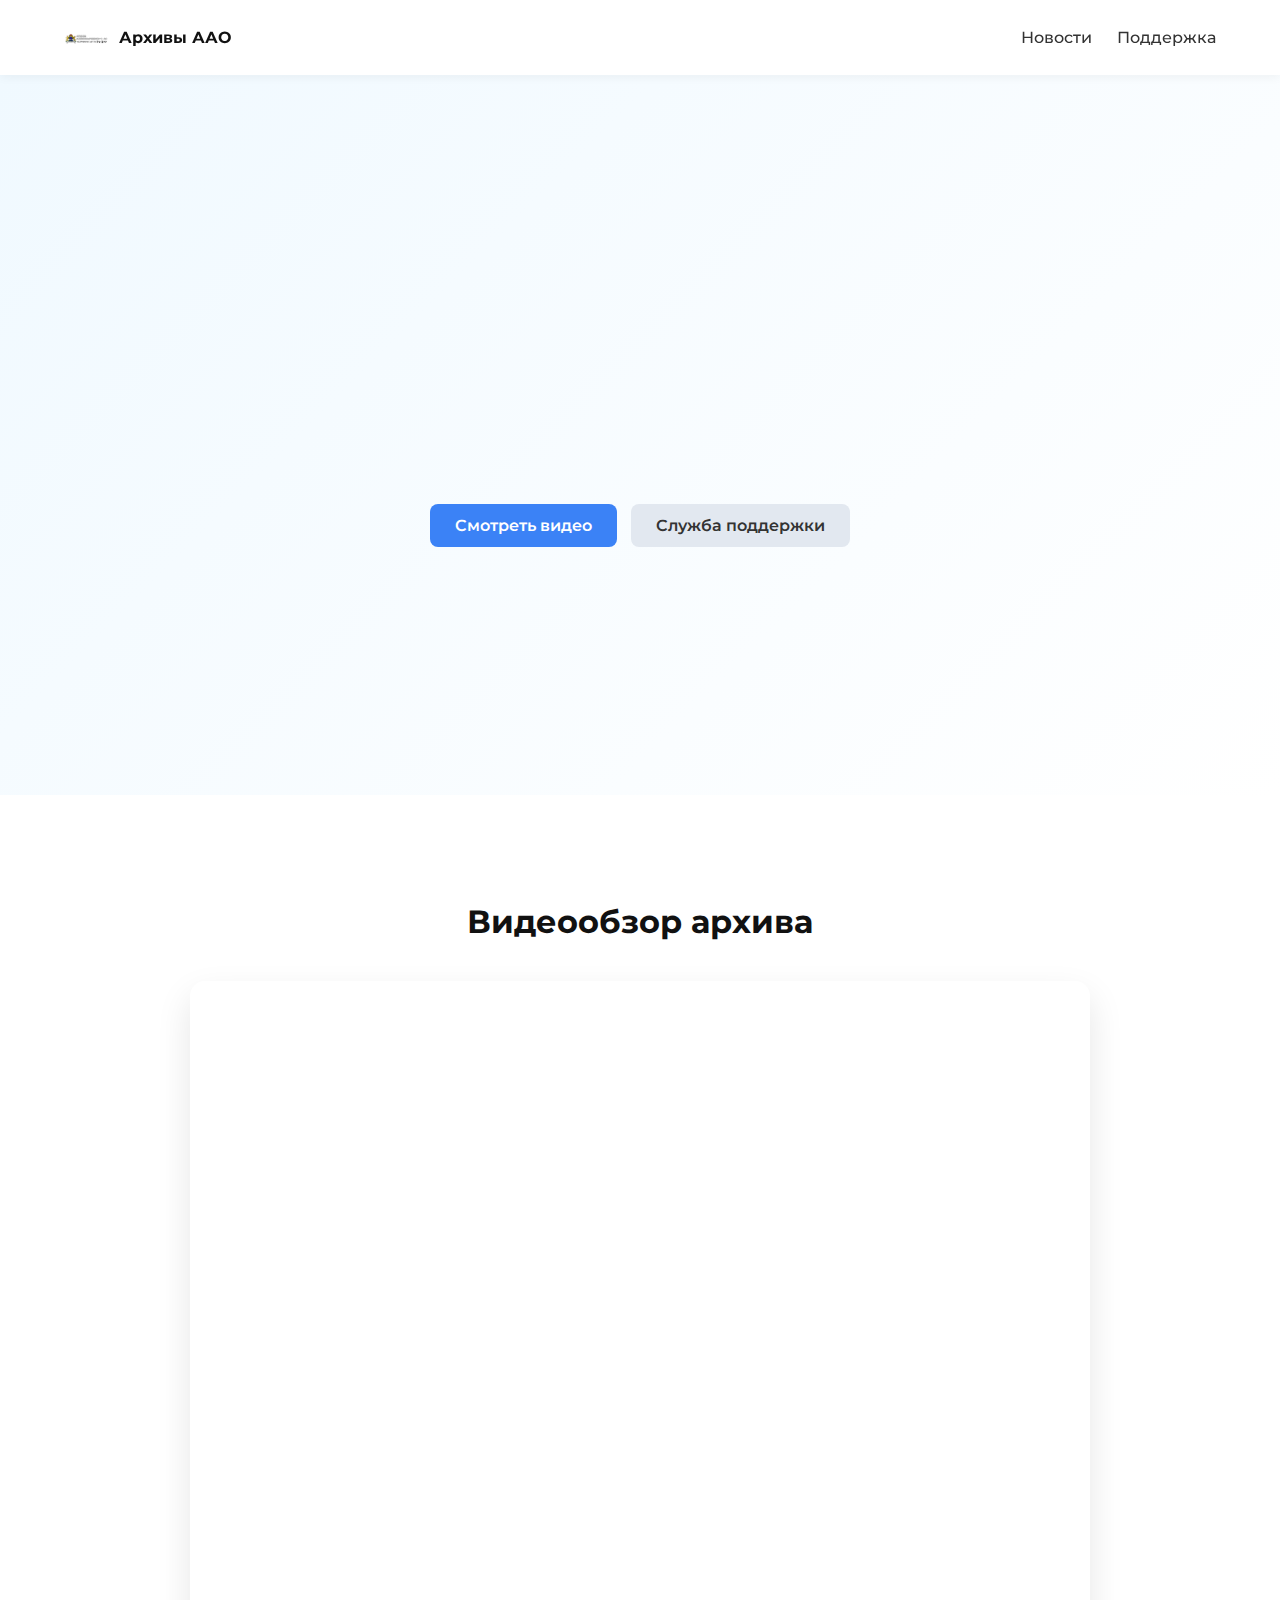
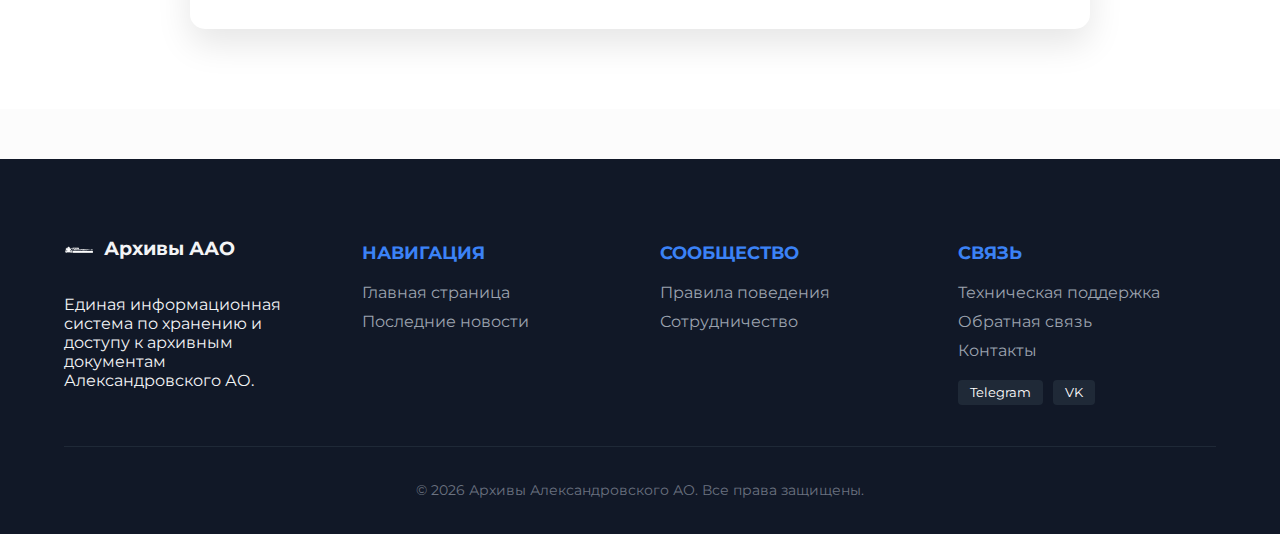
<file: index.html>
<!DOCTYPE html>
<html lang="ru">
<head>
    <meta charset="UTF-8">
    <meta name="viewport" content="width=device-width, initial-scale=1.0">
    <title>Архивы Александровского АО</title>
    <link href="https://fonts.googleapis.com/css2?family=Montserrat:wght@400;600;700&display=swap" rel="stylesheet">
    <link rel="stylesheet" href="style.css">
</head>
<body>

    </div>
</div>


    <nav>
        <div class="nav-left">
            <a href="index.html" class="logo-link">
                <img src="home-icon.png" alt="Главная">
                <span>Архивы ААО</span>
            </a>
        </div>
        <div class="nav-right">
            <a href="news.html">Новости</a>
            <a href="alexandrovsksupport.c6t.ru" target="_blank" class="btn-support">Поддержка</a>
        </div>
    </nav>

    <section class="hero">
        <div class="hero-content">
            <h1>Добро пожаловать</h1>
            <p>Официальный цифровой ресурс Архивов Александровского АО</p>
            <div class="hero-btns">
                <a href="#video" class="btn-primary">Смотреть видео</a>
                <a href="https://alexandrovsk.help.center" target="_blank" class="btn-secondary">Служба поддержки</a>
            </div>
        </div>
    </section>

    <section id="video" class="video-section">
        <div class="container">
            <h2 class="section-title">Видеообзор архива</h2>
            <div class="video-wrapper">
                <iframe 
                    src="https://youtu.be/LH5vQcTw3_E?si=qvJlTZZNEC8lBObM" 
                    title="YouTube video player" 
                    frameborder="0" 
                    allow="accelerometer; autoplay; clipboard-write; encrypted-media; gyroscope; picture-in-picture; web-share" 
                    allowfullscreen>
                </iframe>
            </div>
        </div>
    </section>

    <footer class="main-footer">
        <div class="footer-grid">
            <div class="footer-col">
                <div class="footer-logo">
                    <img src="home-icon.png" alt="Лого">
                    <h3>Архивы ААО</h3>
                </div>
                <p>Единая информационная система по хранению и доступу к архивным документам Александровского АО.</p>
            </div>

            <div class="footer-col">
                <h4>Навигация</h4>
                <ul>
                    <li><a href="index.html">Главная страница</a></li>
                    <li><a href="news.html">Последние новости</a></li>
                   
                </ul>
            </div>

            <div class="footer-col">
                <h4>Сообщество</h4>
                <ul>
                    <li><a href="alexandrovsksupport.c6t.ru/rules.html">Правила поведения</a></li>
                    <li><a href="alexandrovsksupport.c6t.ru/collaboration.html">Сотрудничество</a></li>
                   
                </ul>
            </div>

            <div class="footer-col">
                <h4>Связь</h4>
                <ul>
                    <li><a href="https://alexandrovsk.help.center" target="_blank"> Техническая поддержка</a></li>
                    <li><a href="#">Обратная связь</a></li>
                    <li><a href="#">Контакты</a></li>
                </ul>
                <div class="social-icons">
                    <a href="#" class="social-tag">Telegram</a>
                    <a href="#" class="social-tag">VK</a>
                </div>
            </div>
        </div>

        <div class="footer-bottom">
            <p>© 2026 Архивы Александровского АО. Все права защищены.</p>
        </div>
    </footer>


</body>
</html>
</file>
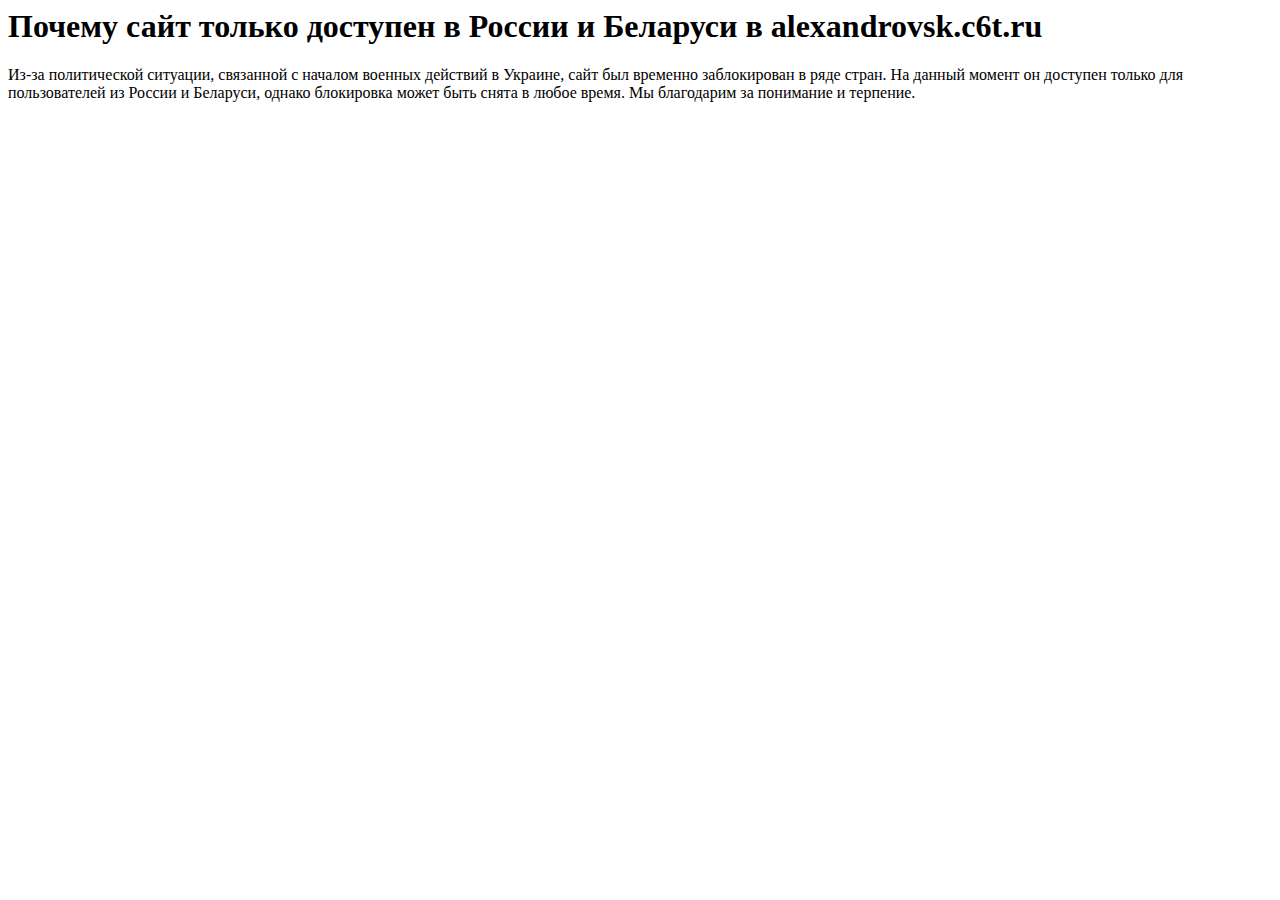
<file: ???.html>
<html>
  <head>
    <title>Почему сайт доступен толкь в России и Беларуси </title>
  </head>
  <body>
    <h1>Почему сайт только доступен в России и Беларуси в alexandrovsk.c6t.ru</h1>
    <p>Из-за политической ситуации, связанной с началом военных действий в Украине, сайт был временно заблокирован в ряде стран. На данный момент он доступен только для пользователей из России и Беларуси, однако блокировка может быть снята в любое время. Мы благодарим за понимание и терпение.</p>
  </body>
</html>
</file>
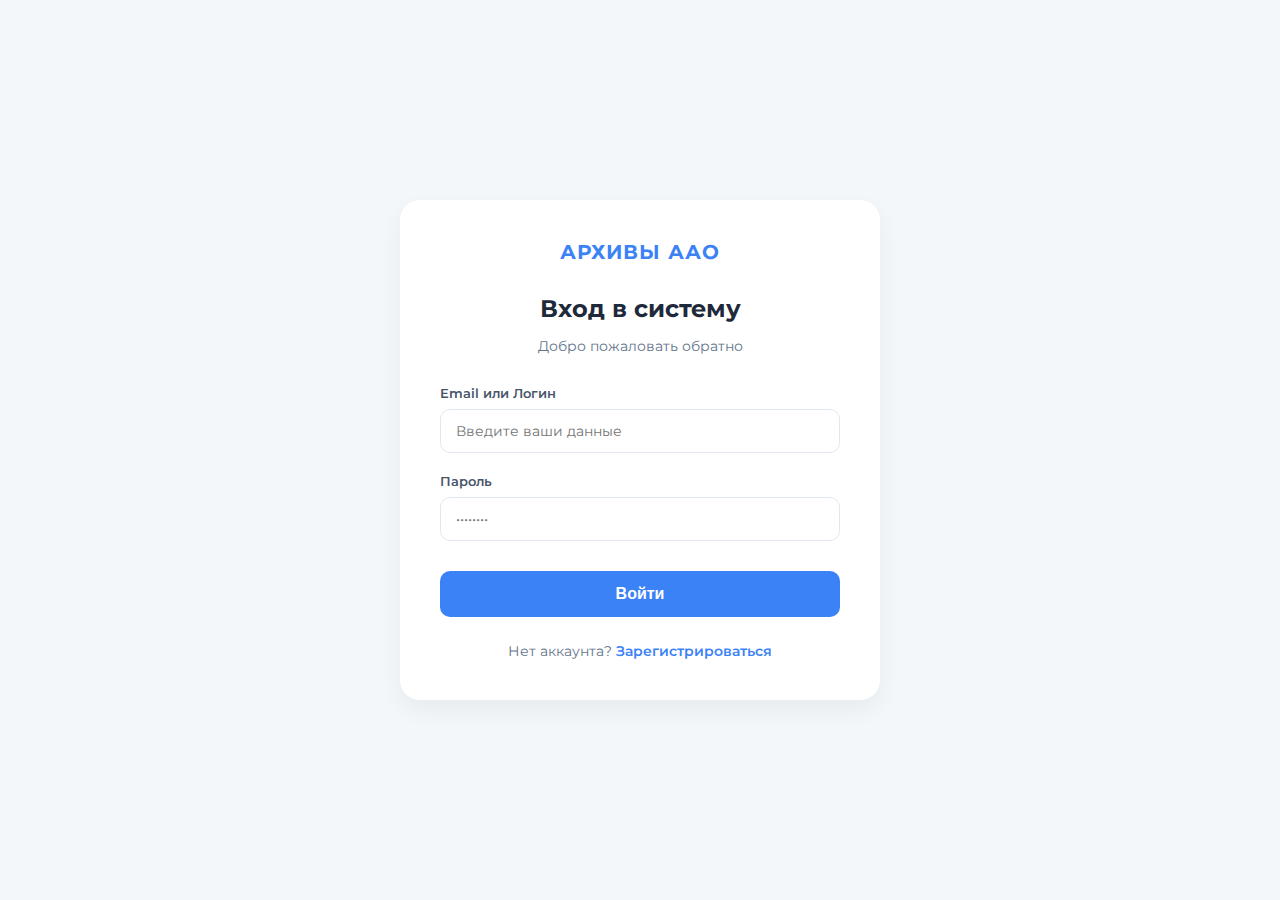
<file: auth.html>
<!DOCTYPE html>
<html lang="ru">
<head>
    <meta charset="UTF-8">
    <meta name="viewport" content="width=device-width, initial-scale=1.0">
    <title>Авторизация — Архивы ААО</title>
    
    <link href="https://fonts.googleapis.com/css2?family=Montserrat:wght@400;500;600;700&display=swap" rel="stylesheet">

    <style>
        body {
            font-family: 'Montserrat', sans-serif;
            background-color: #f4f7f9;
            margin: 0;
            display: flex;
            justify-content: center;
            align-items: center;
            height: 100vh;
            color: #1e293b;
        }

        .auth-card {
            background: white;
            width: 100%;
            max-width: 400px;
            padding: 40px;
            border-radius: 20px;
            box-shadow: 0 10px 25px rgba(0,0,0,0.05);
            text-align: center;
        }

        .logo {
            font-weight: 700;
            font-size: 20px;
            color: #3b82f6;
            margin-bottom: 30px;
            text-transform: uppercase;
            letter-spacing: 1px;
        }

        h2 {
            margin-bottom: 10px;
            font-size: 24px;
            font-weight: 700;
        }

        p.subtitle {
            color: #64748b;
            font-size: 14px;
            margin-bottom: 30px;
        }

        .form-group {
            text-align: left;
            margin-bottom: 20px;
        }

        label {
            display: block;
            font-size: 13px;
            font-weight: 600;
            margin-bottom: 8px;
            color: #475569;
        }

        input {
            width: 100%;
            padding: 12px 15px;
            border: 1.5px solid #e2e8f0;
            border-radius: 10px;
            font-family: inherit;
            font-size: 14px;
            box-sizing: border-box;
            transition: all 0.3s;
        }

        input:focus {
            outline: none;
            border-color: #3b82f6;
            box-shadow: 0 0 0 4px rgba(59, 130, 246, 0.1);
        }

        .btn-primary {
            width: 100%;
            padding: 14px;
            background-color: #3b82f6;
            color: white;
            border: none;
            border-radius: 10px;
            font-size: 16px;
            font-weight: 600;
            cursor: pointer;
            transition: background 0.3s;
            margin-top: 10px;
        }

        .btn-primary:hover {
            background-color: #2563eb;
        }

        .switch-auth {
            margin-top: 25px;
            font-size: 14px;
            color: #64748b;
        }

        .switch-auth a {
            color: #3b82f6;
            text-decoration: none;
            font-weight: 600;
        }

        .switch-auth a:hover {
            text-decoration: underline;
        }

        /* Скрываем регистрацию по умолчанию */
        #register-form { display: none; }
    </style>
</head>
<body>

    <div class="auth-card">
        <div class="logo">Архивы ААО</div>
        
        <div id="login-form">
            <h2>Вход в систему</h2>
            <p class="subtitle">Добро пожаловать обратно</p>
            
            <div class="form-group">
                <label>Email или Логин</label>
                <input type="text" placeholder="Введите ваши данные">
            </div>
            
            <div class="form-group">
                <label>Пароль</label>
                <input type="password" placeholder="••••••••">
            </div>
            
            <button class="btn-primary">Войти</button>
            
            <div class="switch-auth">
                Нет аккаунта? <a href="#" onclick="toggleAuth()">Зарегистрироваться</a>
            </div>
        </div>

        <div id="register-form">
            <h2>Регистрация</h2>
            <p class="subtitle">Создайте аккаунт в Архивах</p>
            
            <div class="form-group">
                <label>Ваше имя (Никнейм)</label>
                <input type="text" placeholder="Напр. Alexander">
            </div>

            <div class="form-group">
                <label>Электронная почта</label>
                <input type="email" placeholder="example@mail.com">
            </div>
            
            <div class="form-group">
                <label>Пароль</label>
                <input type="password" placeholder="Придумайте пароль">
            </div>
            
            <button class="btn-primary">Создать аккаунт</button>
            
            <div class="switch-auth">
                Уже есть аккаунт? <a href="#" onclick="toggleAuth()">Войти</a>
            </div>
        </div>
    </div>

    <script>
        function toggleAuth() {
            const login = document.getElementById('login-form');
            const register = document.getElementById('register-form');
            
            if (login.style.display === 'none') {
                login.style.display = 'block';
                register.style.display = 'none';
            } else {
                login.style.display = 'none';
                register.style.display = 'block';
            }
        }
    </script>

</body>
</html>
</file>
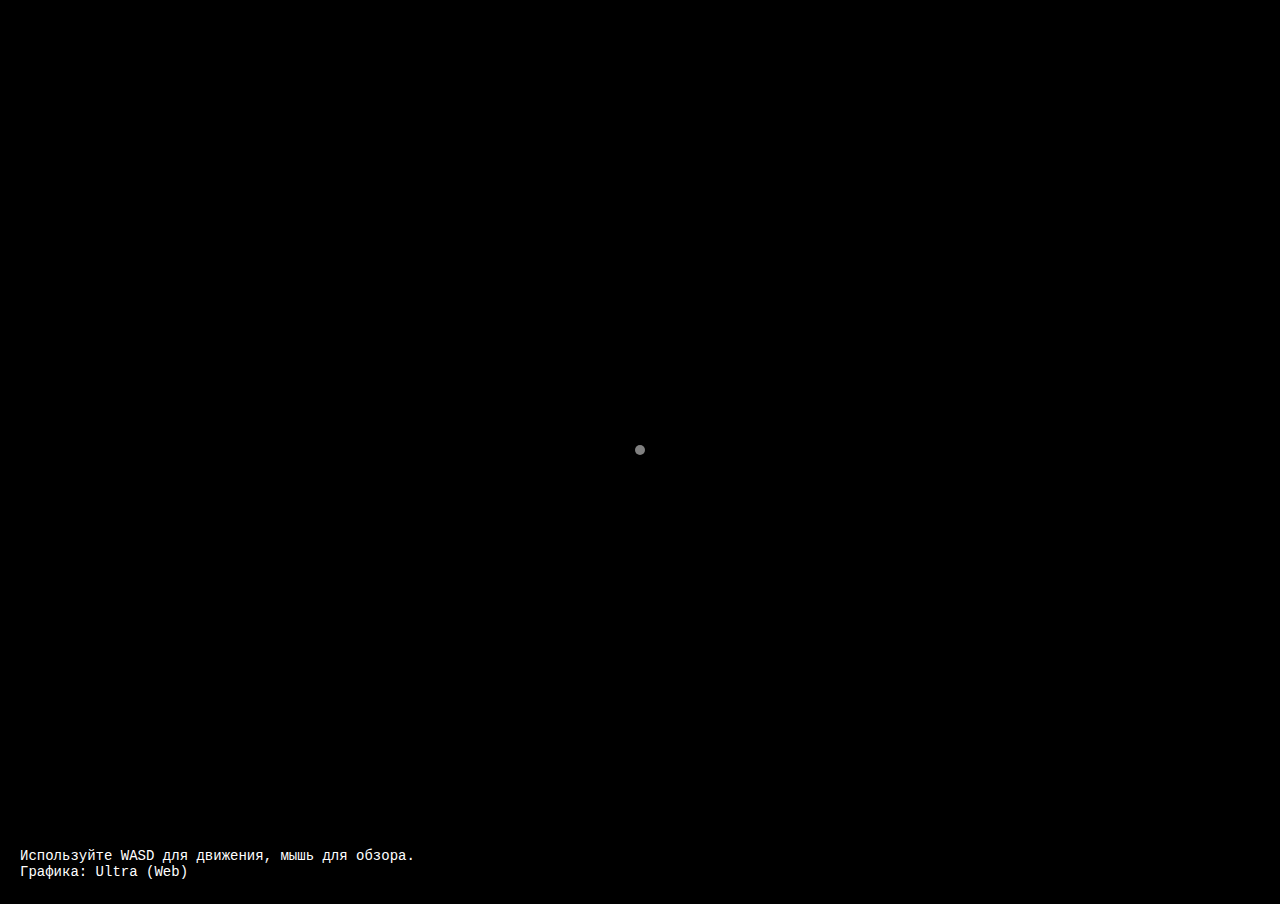
<file: game.html>
<!DOCTYPE html>
<html>
<head>
    <meta charset="UTF-8">
    <title>Poppy Playtime - Unreal Graphics Test (Web)</title>
    <style>
        html, body { overflow: hidden; width: 100%; height: 100%; margin: 0; padding: 0; background: #000; }
        #renderCanvas { width: 100%; height: 100%; touch-action: none; }
        #ui { position: absolute; bottom: 20px; left: 20px; color: white; font-family: 'Courier New', monospace; font-size: 14px; text-shadow: 1px 1px 2px black; pointer-events: none;}
        #crosshair { position: absolute; top: 50%; left: 50%; width: 10px; height: 10px; background: rgba(255,255,255,0.5); border-radius: 50%; transform: translate(-50%, -50%); pointer-events: none; }
    </style>
</head>
<body>
    <canvas id="renderCanvas"></canvas>
    <div id="crosshair"></div>
    <div id="ui">Используйте WASD для движения, мышь для обзора.<br>Графика: Ultra (Web)</div>

    <script src="https://cdn.babylonjs.com/babylon.js"></script>
    <script src="https://cdn.babylonjs.com/loaders/babylonjs.loaders.min.js"></script>

    <script>
        const canvas = document.getElementById("renderCanvas");
        const engine = new BABYLON.Engine(canvas, true, { antialias: true, stencil: true });

        const createScene = function () {
            const scene = new BABYLON.Scene(engine);
            scene.clearColor = new BABYLON.Color3(0, 0, 0); // Глубокий черный фон

            // --- КАМЕРА (First Person Shooter style) ---
            const camera = new BABYLON.UniversalCamera("camera", new BABYLON.Vector3(0, 1.7, -10), scene);
            camera.setTarget(new BABYLON.Vector3(0, 1.7, 0));
            camera.attachControl(canvas, true);
            camera.speed = 0.2;
            camera.angularSensibility = 2000; // Чувствительность мыши
            
            // Настройка управления (WASD)
            camera.keysUp.push(87);    // W
            camera.keysDown.push(83);  // S
            camera.keysLeft.push(65);  // A
            camera.keysRight.push(68); // D

            // --- ЭФФЕКТЫ "КАК В КИНО" (Post-Processing) ---
            // Это то, что делает графику крутой.
            const pipeline = new BABYLON.DefaultRenderingPipeline("defaultPipeline", true, scene, [camera]);
            
            // 1. Сглаживание (чтобы не было "лесенок")
            pipeline.fxaaEnabled = true;
            
            // 2. Bloom (мягкое свечение от ярких лампочек)
            pipeline.bloomEnabled = true;
            pipeline.bloomThreshold = 0.7;
            pipeline.bloomWeight = 0.8;
            pipeline.bloomKernel = 64;

            // 3. Корекция цвета и контраст (Хоррор-фильтр)
            pipeline.imageProcessingEnabled = true;
            pipeline.imageProcessing.contrast = 1.6;
            pipeline.imageProcessing.exposure = 0.6;
            pipeline.imageProcessing.toneMappingEnabled = true;
            pipeline.imageProcessing.toneMappingType = BABYLON.ImageProcessingConfiguration.TONEMAPPING_ACES; // Как в Unreal Engine
            
            // 4. Зернистость (Film Grain) для атмосферы
            pipeline.grainEnabled = true;
            pipeline.grainIntensity = 15;
            pipeline.grainAnimated = true;

            // 5. Виньетка (затемнение по углам)
            pipeline.vignetteEnabled = true;
            pipeline.vignetteWeight = 5;
            pipeline.vignetteColor = new BABYLON.Color4(0, 0, 0, 1);


            // --- МАТЕРИАЛЫ И ОКРУЖЕНИЕ ---
            // Грязный пол
            const floorMat = new BABYLON.PBRMaterial("floorMat", scene);
            floorMat.metallic = 0.1;
            floorMat.roughness = 0.8;
            floorMat.albedoColor = new BABYLON.Color3(0.1, 0.1, 0.1); // Темный
            // Имитация грязи через шум
            floorMat.bumpTexture = new BABYLON.NoiseProceduralTexture("floorBump", scene);
            floorMat.bumpTexture.level = 0.3;

            // Старые стены
            const wallMat = new BABYLON.PBRMaterial("wallMat", scene);
            wallMat.metallic = 0.0;
            wallMat.roughness = 0.9;
            wallMat.albedoColor = new BABYLON.Color3(0.2, 0.2, 0.2); // Грязно-серый
            wallMat.bumpTexture = new BABYLON.NoiseProceduralTexture("wallBump", scene);
            wallMat.bumpTexture.level = 0.5;

            // Потолок
            const ceilMat = new BABYLON.PBRMaterial("ceilMat", scene);
            ceilMat.albedoColor = new BABYLON.Color3(0.05, 0.05, 0.05);

            // --- ГЕОМЕТРИЯ (Длинный коридор) ---
            const tunnelLength = 40;
            const tunnelWidth = 4;
            const tunnelHeight = 3;

            const floor = BABYLON.MeshBuilder.CreatePlane("floor", { width: tunnelWidth, height: tunnelLength }, scene);
            floor.rotation.x = Math.PI / 2;
            floor.material = floorMat;
            floor.receiveShadows = true;

            const wallL = BABYLON.MeshBuilder.CreatePlane("wallL", { width: tunnelLength, height: tunnelHeight }, scene);
            wallL.position.x = -tunnelWidth/2;
            wallL.position.y = tunnelHeight/2;
            wallL.rotation.y = -Math.PI / 2;
            wallL.material = wallMat;
            wallL.receiveShadows = true;

            const wallR = BABYLON.MeshBuilder.CreatePlane("wallR", { width: tunnelLength, height: tunnelHeight }, scene);
            wallR.position.x = tunnelWidth/2;
            wallR.position.y = tunnelHeight/2;
            wallR.rotation.y = Math.PI / 2;
            wallR.material = wallMat;
            wallR.receiveShadows = true;

            const ceil = BABYLON.MeshBuilder.CreatePlane("ceil", { width: tunnelWidth, height: tunnelLength }, scene);
            ceil.position.y = tunnelHeight;
            ceil.rotation.x = -Math.PI / 2;
            ceil.material = ceilMat;


            // --- ОСВЕЩЕНИЕ (Это самое важное для реализма) ---
            
            // 1. Слабое фоновое освещение (чтобы не было кромешной тьмы)
            const ambientLight = new BABYLON.HemisphericLight("ambient", new BABYLON.Vector3(0, 1, 0), scene);
            ambientLight.intensity = 0.02;

            // 2. Точечные лампы на потолке
            const lightsConfig = [
                { x: 0, y: 2.8, z: -15, color: new BABYLON.Color3(1, 0.9, 0.7), int: 5 }, // Теплый свет
                { x: 0, y: 2.8, z: 0,   color: new BABYLON.Color3(0.7, 0.9, 1), int: 3 }, // Холодный свет (мигающий)
                { x: 0, y: 2.8, z: 15,  color: new BABYLON.Color3(1, 1, 1), int: 5 }
            ];

            const shadowGenerators = [];

            lightsConfig.forEach((config, index) => {
                // Создаем корпус лампы
                const lampBase = BABYLON.MeshBuilder.CreateCylinder("lamp"+index, {diameter: 0.3, height: 0.1}, scene);
                lampBase.position.set(config.x, config.y, config.z);
                const lampMat = new BABYLON.StandardMaterial("lampMat"+index, scene);
                lampMat.emissiveColor = config.color; // Сама лампа светится
                lampBase.material = lampMat;

                // Создаем реальный свет
                const light = new BABYLON.PointLight("pointLight"+index, new BABYLON.Vector3(config.x, config.y - 0.2, config.z), scene);
                light.diffuse = config.color;
                light.intensity = config.int;
                light.range = 15;

                // --- ТЕНИ ---
                // Создаем тени для каждой лампы
                const shadowGenerator = new BABYLON.ShadowGenerator(1024, light);
                shadowGenerator.useBlurExponentialShadowMap = true; // Мягкие тени
                shadowGenerator.blurKernel = 32;
                shadowGenerators.push(shadowGenerator);
            });

            // --- КРИПОВЫЙ СИЛУЭТ В КОНЦЕ ---
            // Поскольку у нас нет модели Хагги Вагги, мы сделаем жуткий силуэт из простых форм
            const bodyGeo = BABYLON.MeshBuilder.CreateCylinder("huggyBody", {diameter: 0.5, height: 2}, scene);
            bodyGeo.position.set(0, 1, 19);
            const bodyMat = new BABYLON.PBRMaterial("huggyMat", scene);
            bodyMat.albedoColor = new BABYLON.Color3(0.1, 0.2, 0.5); // Синий, но очень темный
            bodyMat.roughness = 0.9;
            bodyGeo.material = bodyMat;

            const headGeo = BABYLON.MeshBuilder.CreateSphere("huggyHead", {diameter: 0.6}, scene);
            headGeo.position.set(0, 2.2, 19);
            headGeo.material = bodyMat; // Тот же синий
            
            // Глаза, которые немного светятся
            const eyeGeoL = BABYLON.MeshBuilder.CreateSphere("eyeL", {diameter: 0.05}, scene);
            eyeGeoL.position.set(-0.1, 2.2, 18.7);
            const eyeMat = new BABYLON.StandardMaterial("eyeMat", scene);
            eyeMat.emissiveColor = new BABYLON.Color3(1, 1, 1);
            eyeGeoL.material = eyeMat;

            const eyeGeoR = eyeGeoL.clone("eyeR");
            eyeGeoR.position.set(0.1, 2.2, 18.7);

            // Добавляем монстра в список объектов, отбрасывающих тени
            shadowGenerators.forEach(sg => {
                sg.addShadowCaster(bodyGeo);
                sg.addShadowCaster(headGeo);
            });


            // --- АНИМАЦИЯ И ЛОГИКА ---
            let time = 0;
            scene.onBeforeRenderObservable.add(() => {
                time += engine.getDeltaTime() * 0.001;

                // Мигание второй лампы (cold light)
                if (Math.sin(time * 10) > 0.9) {
                    scene.getLightByName("pointLight1").intensity = 0.1;
                    scene.getMaterialByName("lampMat1").emissiveColor = new BABYLON.Color3(0,0,0);
                } else {
                    scene.getLightByName("pointLight1").intensity = 3;
                    scene.getMaterialByName("lampMat1").emissiveColor = new BABYLON.Color3(0.7, 0.9, 1);
                }

                // Очень легкое "дыхание" камеры
                camera.position.y = 1.7 + Math.sin(time * 2) * 0.02;
            });

            // Включаем столкновения (чтобы не ходить сквозь стены)
            scene.collisionsEnabled = true;
            camera.checkCollisions = true;
            camera.applyGravity = true;
            camera.ellipsoid = new BABYLON.Vector3(0.3, 0.9, 0.3); // Размер тела игрока

            floor.checkCollisions = true;
            wallL.checkCollisions = true;
            wallR.checkCollisions = true;

            return scene;
        };

        const scene = createScene();

        engine.runRenderLoop(function () {
            scene.render();
        });

        window.addEventListener("resize", function () {
            engine.resize();
        });
    </script>
</body>
</html>
</file>
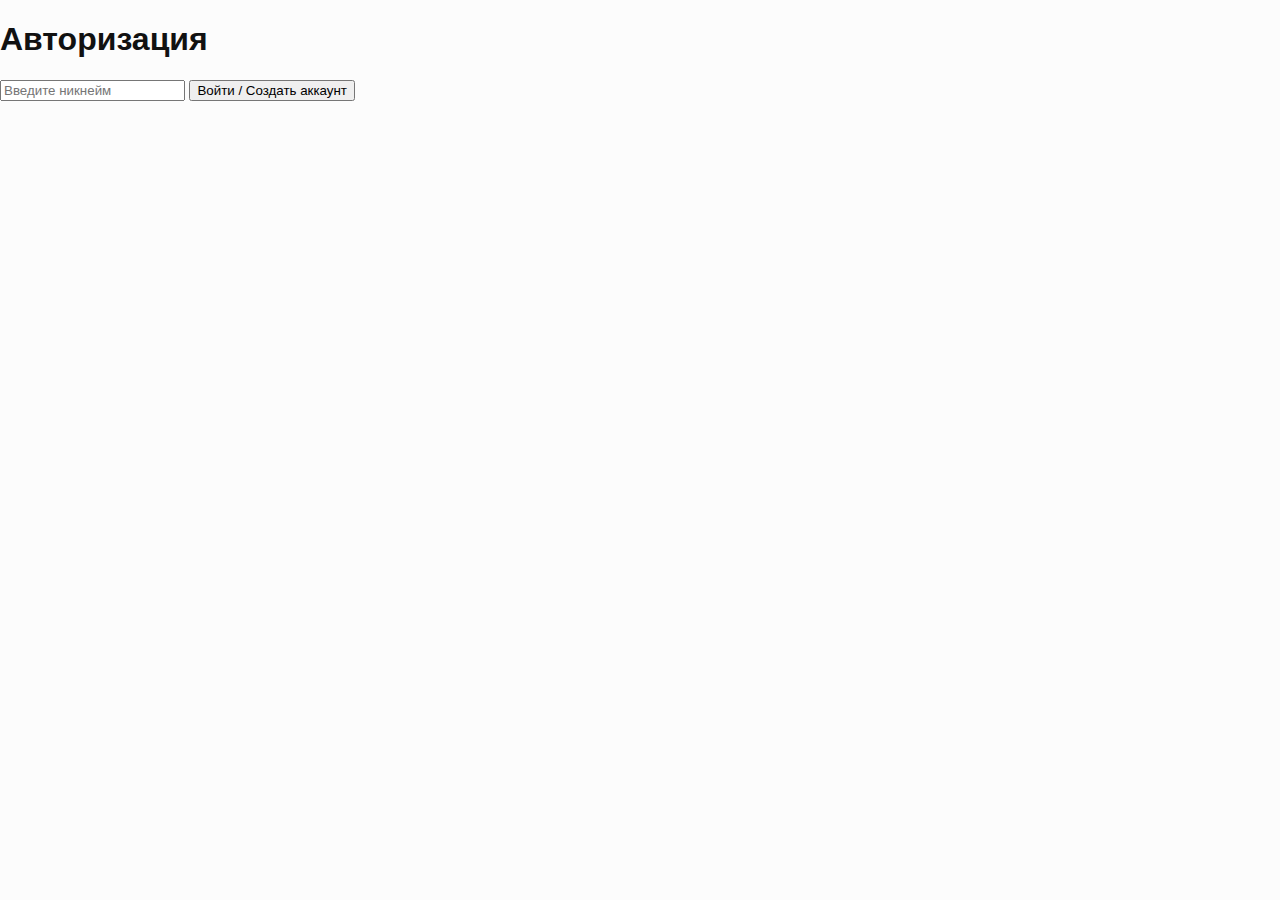
<file: login.html>
<!DOCTYPE html>
<html lang="ru">
<head>
<meta charset="UTF-8">
<meta name="viewport" content="width=device-width, initial-scale=1.0">
<title>Вход / Регистрация</title>
<link rel="stylesheet" href="style.css">
</head>
<body>
<main>
  <div class="alert-container">
    <h1>Авторизация</h1>

    <!-- Форма входа / регистрации -->
    <form id="authForm">
      <input type="text" id="nickname" placeholder="Введите никнейм" required>
      <button type="submit">Войти / Создать аккаунт</button>
    </form>
  </div>
</main>

<script>
document.getElementById('authForm').addEventListener('submit', function(e){
    e.preventDefault();
    const nickname = document.getElementById('nickname').value.trim();
    if(!nickname) return alert("Введите никнейм");

    // Получаем список пользователей из localStorage
    let users = JSON.parse(localStorage.getItem('users') || '[]');

    // Проверяем, есть ли уже такой ник
    let user = users.find(u => u.nickname === nickname);

    if(!user){
        // Если нет, создаём новый аккаунт
        user = {nickname: nickname, avatar: null};
        users.push(user);
        localStorage.setItem('users', JSON.stringify(users));
        alert("Аккаунт создан!");
    } else {
        alert("Вход выполнен!");
    }

    // Сохраняем текущего пользователя
    localStorage.setItem('currentUser', JSON.stringify(user));

    // Перенаправляем на главную
    window.location.href = "index.html";
});
</script>
</body>
</html>
</file>
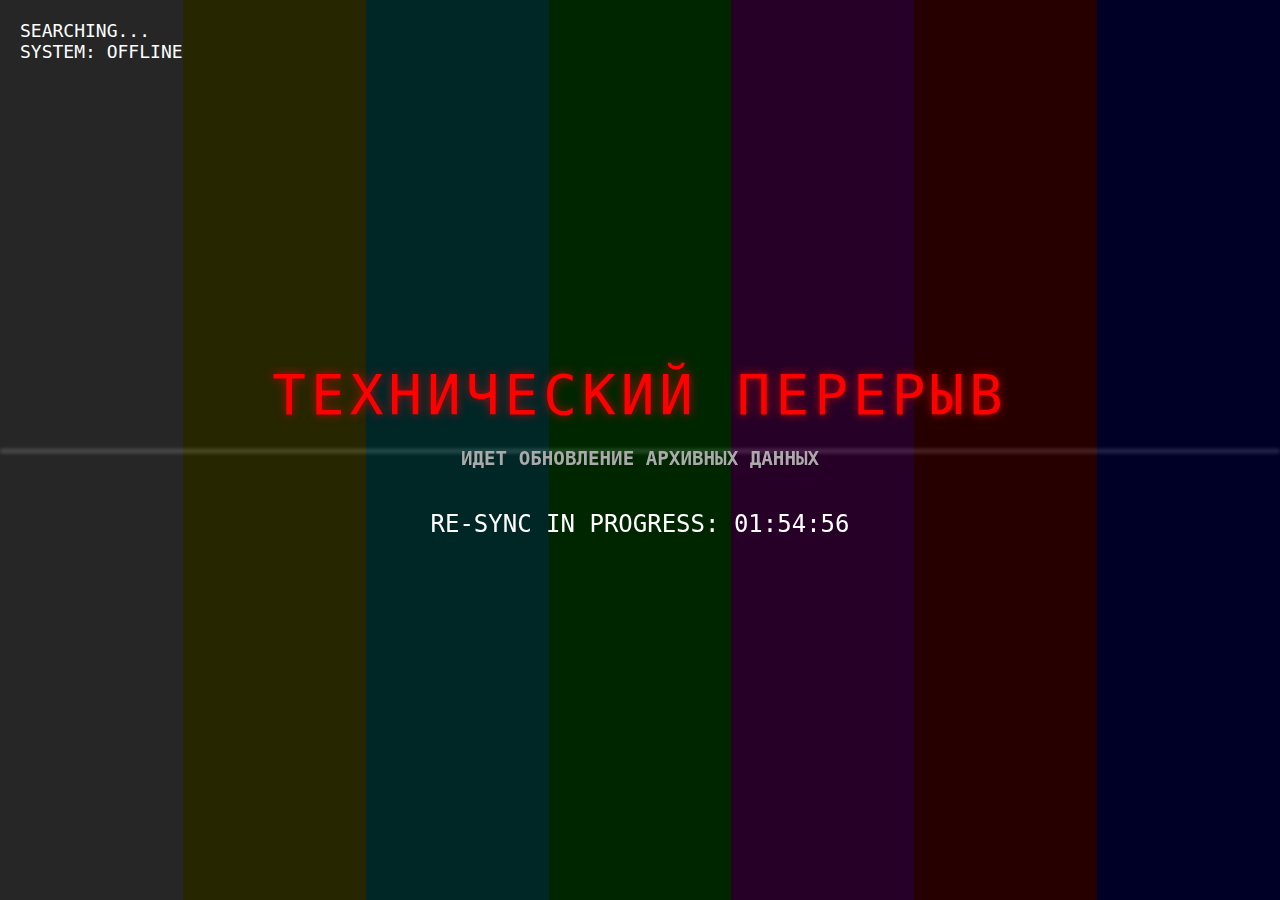
<file: maintenance.html>
<!DOCTYPE html>
<html lang="ru">
<head>
    <meta charset="UTF-8">
    <meta name="viewport" content="width=device-width, initial-scale=1.0">
    <title>ТЕХНИЧЕСКИЙ ПЕРЕРЫВ — АРХИВЫ ААО</title>
    
    <link href="https://fonts.cdnfonts.com/css/vcr-osd-mono" rel="stylesheet">

    <style>
        body, html {
            margin: 0;
            padding: 0;
            width: 100%;
            height: 100%;
            background: #000;
            color: #fff;
            font-family: 'VCR OSD Mono', monospace;
            display: flex;
            justify-content: center;
            align-items: center;
            overflow: hidden;
        }

        /* Фоновая настроечная таблица (Color Bars) */
        .color-bars {
            position: fixed;
            top: 0;
            left: 0;
            width: 100%;
            height: 100%;
            display: flex;
            opacity: 0.15; /* Едва заметный фон */
            z-index: 1;
        }

        .bar { flex: 1; height: 100%; }
        .bar:nth-child(1) { background: #ffffff; }
        .bar:nth-child(2) { background: #ffff00; }
        .bar:nth-child(3) { background: #00ffff; }
        .bar:nth-child(4) { background: #00ff00; }
        .bar:nth-child(5) { background: #ff00ff; }
        .bar:nth-child(6) { background: #ff0000; }
        .bar:nth-child(7) { background: #0000ff; }

        /* Эффект шума */
        .static-noise {
            position: fixed;
            top: 0;
            left: 0;
            width: 100%;
            height: 100%;
            background: url('https://upload.wikimedia.org/wikipedia/commons/7/76/1k_Static_Noise_Small.gif');
            opacity: 0.08;
            z-index: 2;
            pointer-events: none;
        }

        .content {
            position: relative;
            z-index: 5;
            text-align: center;
        }

        /* Мигающая надпись */
        .blink {
            font-size: 3.5rem;
            text-transform: uppercase;
            letter-spacing: 5px;
            animation: blink-anim 1.5s steps(2, start) infinite;
            color: #ff0000;
            text-shadow: 0 0 10px rgba(255, 0, 0, 0.7);
        }

        h2 {
            font-size: 1.2rem;
            margin-top: 20px;
            color: #aaa;
        }

        .timer {
            margin-top: 40px;
            font-size: 1.5rem;
            color: #fff;
        }

        /* Полоса помех */
        .vhs-distort {
            position: absolute;
            width: 100%;
            height: 2px;
            background: rgba(255,255,255,0.4);
            top: 50%;
            filter: blur(2px);
            animation: move-distort 2s infinite;
        }

        @keyframes blink-anim {
            to { visibility: hidden; }
        }

        @keyframes move-distort {
            0% { top: 0%; opacity: 0; }
            50% { opacity: 1; }
            100% { top: 100%; opacity: 0; }
        }

        .vhs-text {
            position: absolute;
            top: 20px;
            left: 20px;
            font-size: 18px;
            color: #fff;
        }
    </style>
</head>
<body>

    <div class="color-bars">
        <div class="bar"></div><div class="bar"></div><div class="bar"></div>
        <div class="bar"></div><div class="bar"></div><div class="bar"></div>
        <div class="bar"></div>
    </div>
    
    <div class="static-noise"></div>
    <div class="vhs-distort"></div>

    <div class="vhs-text">
        SEARCHING...<br>
        SYSTEM: OFFLINE
    </div>

    <div class="content">
        <div class="blink">ТЕХНИЧЕСКИЙ ПЕРЕРЫВ</div>
        <h2>ИДЕТ ОБНОВЛЕНИЕ АРХИВНЫХ ДАННЫХ</h2>
        
        <div class="timer">
            RE-SYNC IN PROGRESS: <span id="clock">00:00:00</span>
        </div>
    </div>

    <script>
        // Простой скрипт для тикающих часов
        function updateClock() {
            const now = new Date();
            const h = String(now.getHours()).padStart(2, '0');
            const m = String(now.getMinutes()).padStart(2, '0');
            const s = String(now.getSeconds()).padStart(2, '0');
            document.getElementById('clock').innerText = `${h}:${m}:${s}`;
        }
        setInterval(updateClock, 1000);
        updateClock();
    </script>

</body>
</html>
</file>
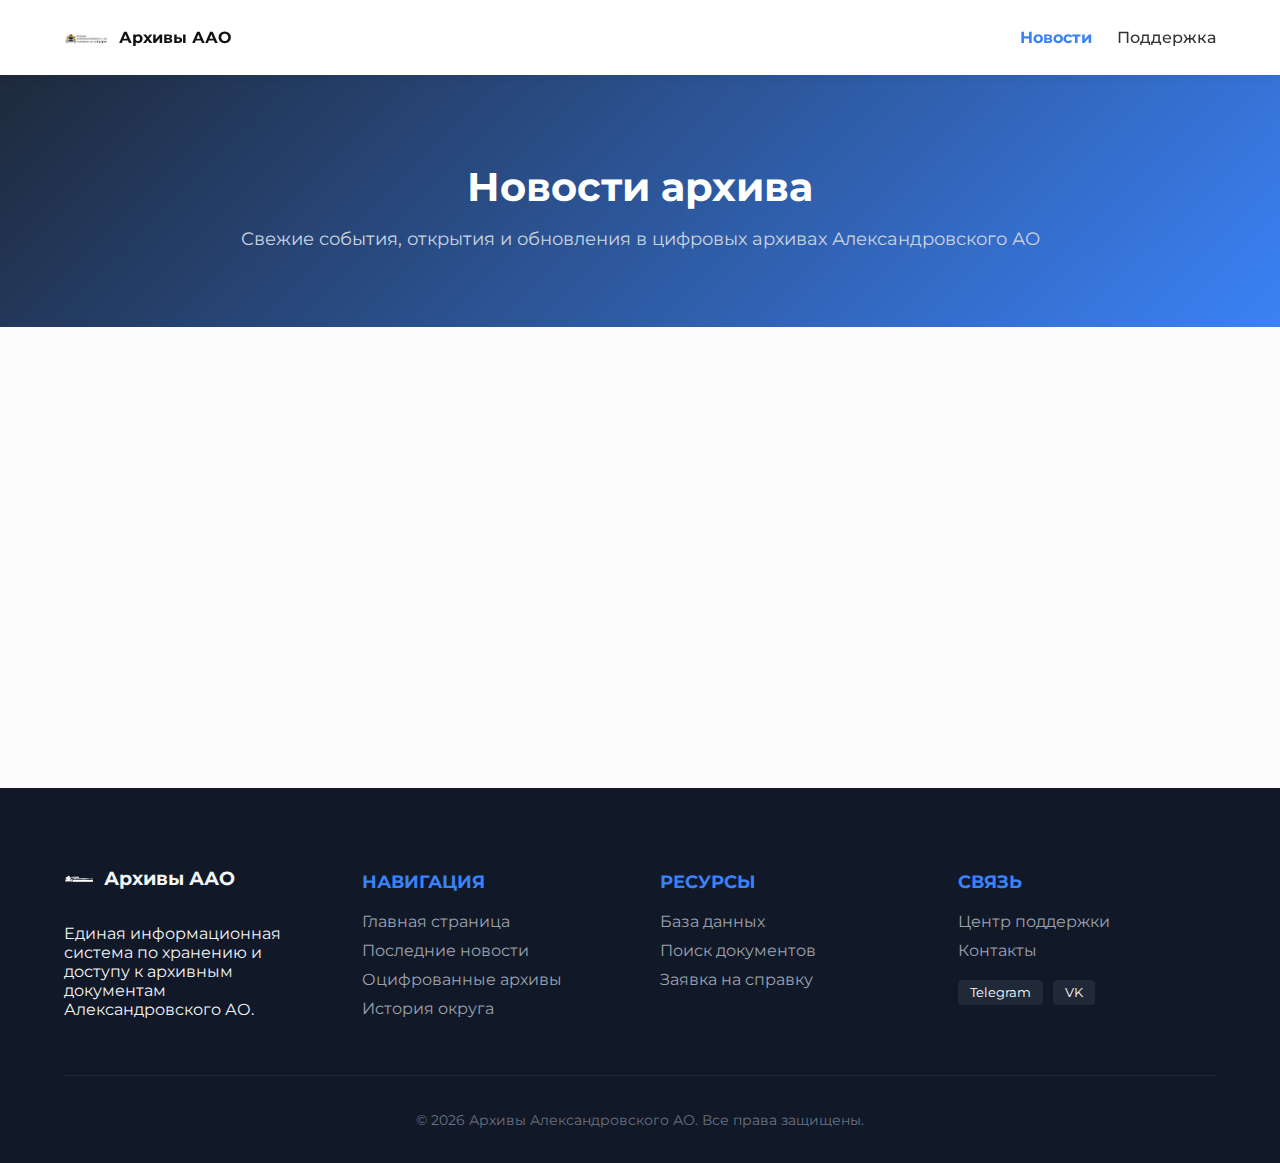
<file: news.html>
<!DOCTYPE html>
<html lang="ru">
<head>
    <meta charset="UTF-8">
    <meta name="viewport" content="width=device-width, initial-scale=1.0">
    <title>Новости — Архивы Александровского АО</title>
    <link href="https://fonts.googleapis.com/css2?family=Montserrat:wght@400;600;700&display=swap" rel="stylesheet">
    <link rel="stylesheet" href="style.css">
</head>
<body>

    <nav>
        <div class="nav-left">
            <a href="index.html" class="logo-link">
                <img src="home-icon.png" alt="Главная">
                <span>Архивы ААО</span>
            </a>
        </div>
        <div class="nav-right">
            <a href="news.html" class="active">Новости</a>
            <a href="https://alexandrovsk.help.center" target="_blank" class="btn-support">Поддержка</a>
        </div>
    </nav>

    <header class="page-header">
        <div class="container">
            <h1>Новости архива</h1>
            <p>Свежие события, открытия и обновления в цифровых архивах Александровского АО</p>
        </div>
    </header>

    <section class="news-grid-section">
        <div class="news-grid-container">
            
            <div class="news-card-modern" style="animation-delay: 0.2s">
                <div class="news-badge">История</div>
                <div class="news-body">
                    <span class="news-date">12 Марта, 2026</span>
                    <h2>Оцифровка фондов 19-го века</h2>
                    <p>Завершена масштабная работа по оцифровке редких рукописей, касающихся основания нашего округа...</p>
                    <a href="news1.html" class="read-more-btn">Читать далее →</a>
                </div>
            </div>

            <div class="news-card-modern" style="animation-delay: 0.4s">
                <div class="news-badge">События</div>
                <div class="news-body">
                    <span class="news-date">10 Марта, 2026</span>
                    <h2>День открытых дверей</h2>
                    <p>Приглашаем всех желающих посетить наши физические хранилища и увидеть работу архивистов изнутри...</p>
                    <a href="news2.html" class="read-more-btn">Читать далее →</a>
                </div>
            </div>

            <div class="news-card-modern" style="animation-delay: 0.6s">
                <div class="news-badge">Технологии</div>
                <div class="news-body">
                    <span class="news-date">05 Марта, 2026</span>
                    <h2>Обновление поисковой системы</h2>
                    <p>Мы внедрили искусственный интеллект для более быстрого и точного поиска по старым документам...</p>
                    <a href="news3.html" class="read-more-btn">Читать далее →</a>
                </div>
            </div>

        </div>
    </section>

    <footer class="main-footer">
        <div class="footer-grid">
            <div class="footer-col">
                <div class="footer-logo">
                    <img src="home-icon.png" alt="Лого">
                    <h3>Архивы ААО</h3>
                </div>
                <p>Единая информационная система по хранению и доступу к архивным документам Александровского АО.</p>
            </div>
            <div class="footer-col">
                <h4>Навигация</h4>
                <ul>
                    <li><a href="index.html">Главная страница</a></li>
                    <li><a href="news.html">Последние новости</a></li>
                    <li><a href="#">Оцифрованные архивы</a></li>
                    <li><a href="#">История округа</a></li>
                </ul>
            </div>
            <div class="footer-col">
                <h4>Ресурсы</h4>
                <ul>
                    <li><a href="#">База данных</a></li>
                    <li><a href="#">Поиск документов</a></li>
                    <li><a href="#">Заявка на справку</a></li>
                </ul>
            </div>
            <div class="footer-col">
                <h4>Связь</h4>
                <ul>
                    <li><a href="https://alexandrovsk.help.center" target="_blank">Центр поддержки</a></li>
                    <li><a href="#">Контакты</a></li>
                </ul>
                <div class="social-icons">
                    <a href="#" class="social-tag">Telegram</a>
                    <a href="#" class="social-tag">VK</a>
                </div>
            </div>
        </div>
        <div class="footer-bottom">
            <p>© 2026 Архивы Александровского АО. Все права защищены.</p>
        </div>
    </footer>

</body>
</html>
</file>
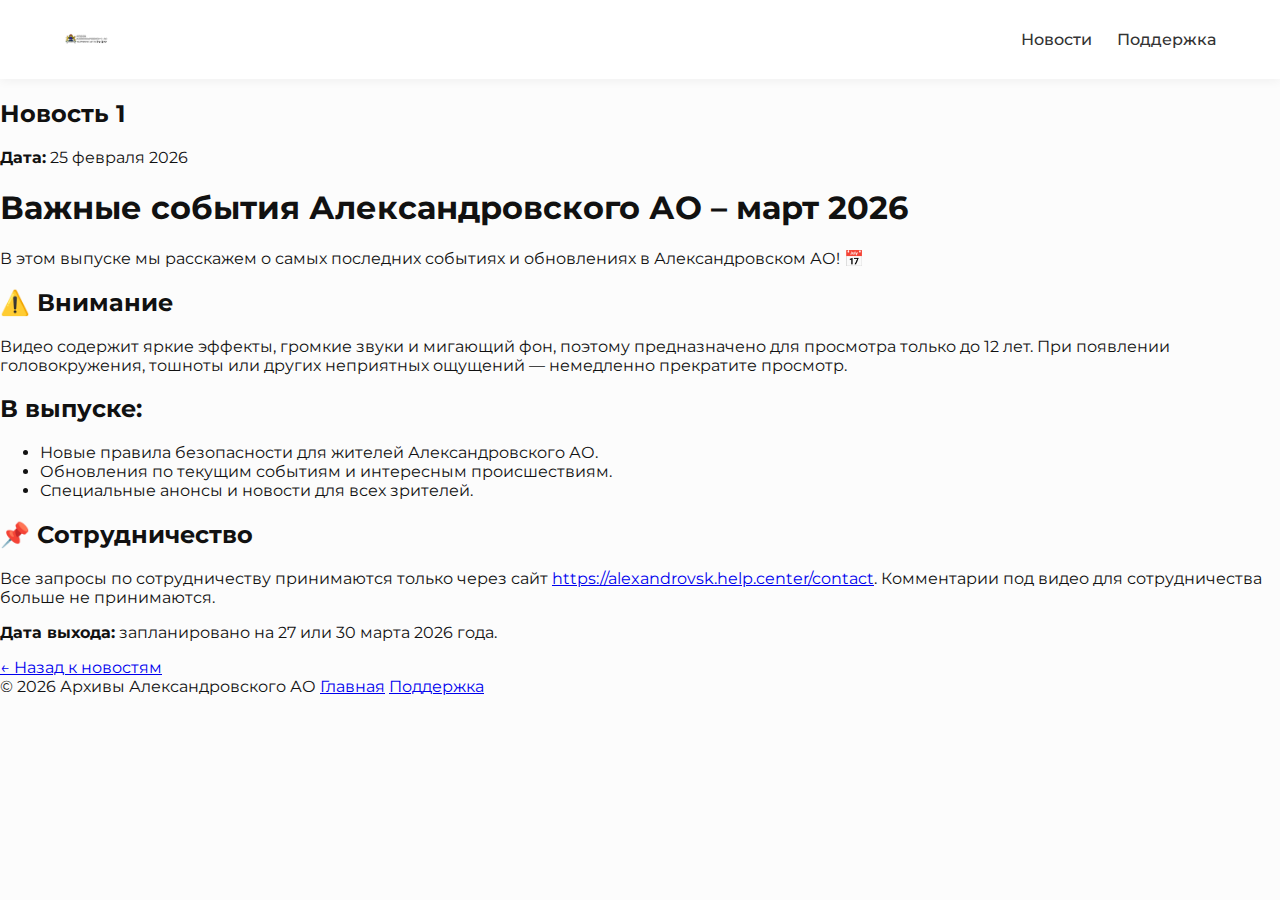
<file: news1.html>
<!DOCTYPE html>
<html lang="ru">
<head>
    <meta charset="UTF-8">
    <title>Новость 1</title>
    <link href="https://fonts.googleapis.com/css2?family=Montserrat:wght@400;700&display=swap" rel="stylesheet">
    <link rel="stylesheet" href="style.css">
</head>
<body>
<nav>
    <div class="nav-left">
        <a href="index.html"><img src="home-icon.png" alt="Главная"></a>
    </div>
    <div class="nav-right">
        <a href="news.html">Новости</a>
        <a href="https://alexandrovsk.help.center" target="_blank">Поддержка</a>
    </div>
</nav>

<section class="news-container">
    <div class="news-card">
        <h2>Новость 1</h2>
        <p><strong>Дата:</strong> 25 февраля 2026</p>
           <main>
        <article>
            <h1>Важные события Александровского АО – март 2026</h1>
            <p>В этом выпуске мы расскажем о самых последних событиях и обновлениях в Александровском АО! 📅</p>
            
            <section>
                <h2>⚠️ Внимание</h2>
                <p>Видео содержит яркие эффекты, громкие звуки и мигающий фон, поэтому предназначено для просмотра только до 12 лет. При появлении головокружения, тошноты или других неприятных ощущений — немедленно прекратите просмотр.</p>
            </section>
            
            <section>
                <h2>В выпуске:</h2>
                <ul>
                    <li>Новые правила безопасности для жителей Александровского АО.</li>
                    <li>Обновления по текущим событиям и интересным происшествиям.</li>
                    <li>Специальные анонсы и новости для всех зрителей.</li>
                </ul>
            </section>
            
            <section>
                <h2>📌 Сотрудничество</h2>
                <p>Все запросы по сотрудничеству принимаются только через сайт 
                <a href="https://alexandrovsk.help.center/contact">https://alexandrovsk.help.center/contact</a>. 
                Комментарии под видео для сотрудничества больше не принимаются.</p>
            </section>
            
            <footer>
                <p><strong>Дата выхода:</strong> запланировано на 27 или 30 марта 2026 года.</p>
            </footer>
        </article>
           </main>
        <a class="read-more" href="news.html">← Назад к новостям</a>
    </div>
</section>

<footer>
    <span>© 2026 Архивы Александровского АО</span>
    <span>
        <a href="index.html">Главная</a>
        <a href="https://alexandrovsk.help.center" target="_blank">Поддержка</a>
    </span>
</footer>
</body>
</html>
</file>
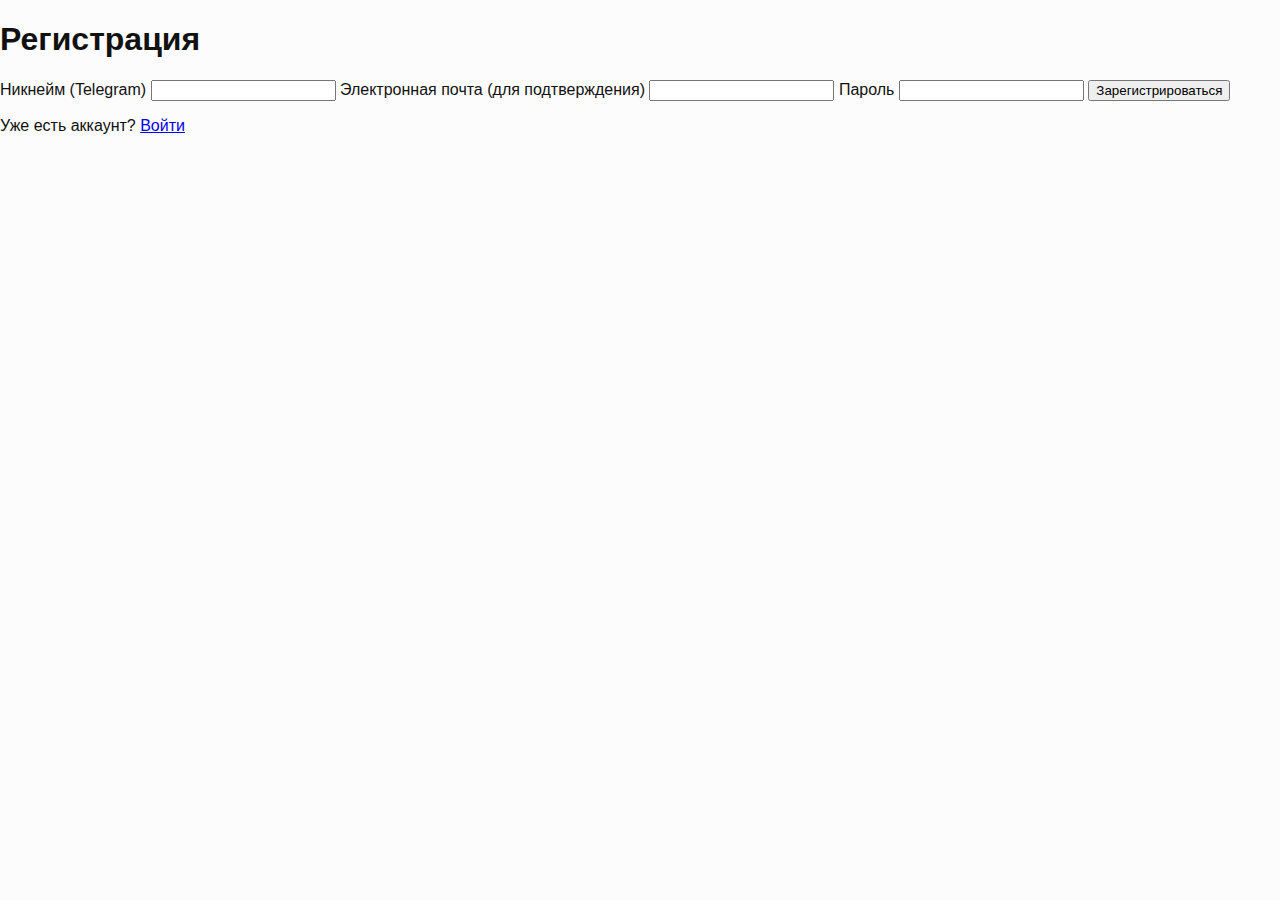
<file: register.html>
<!DOCTYPE html>
<html lang="ru">
<head>
<meta charset="UTF-8">
<meta name="viewport" content="width=device-width, initial-scale=1.0">
<title>Регистрация | Александровский АО</title>
<link href="style.css" rel="stylesheet">
</head>
<body>
<main>
    <div class="alert-container">
        <h1>Регистрация</h1>
        <form id="registerForm">
            <label for="nickname">Никнейм (Telegram)</label>
            <input type="text" id="nickname" required>

            <label for="email">Электронная почта (для подтверждения)</label>
            <input type="email" id="email" required>

            <label for="password">Пароль</label>
            <input type="password" id="password" required>

            <button type="submit" class="vhs-button">Зарегистрироваться</button>
        </form>
        <p>Уже есть аккаунт? <a href="login.html">Войти</a></p>
    </div>
</main>

<script src="auth.js"></script>
</body>
</html>
</file>
<file: style.css>
/* ===== Базовые настройки ===== */
body {
    font-family: 'Montserrat', sans-serif;
    margin: 0;
    padding: 0;
    background-color: #fcfcfc;
    color: #111;
    scroll-behavior: smooth;
}

/* ===== Навигация (Шапка) ===== */
nav {
    display: flex;
    align-items: center;
    justify-content: space-between;
    padding: 15px 5%;
    background: #fff;
    box-shadow: 0 2px 10px rgba(0,0,0,0.05);
    position: sticky;
    top: 0;
    z-index: 1000;
}

.nav-left .logo-link {
    display: flex;
    align-items: center;
    gap: 10px;
    text-decoration: none;
    color: #111;
    font-weight: 700;
}

nav a img {
    width: 45px;
    height: 45px;
    transition: 0.3s;
}

nav .nav-right {
    display: flex;
    align-items: center;
    gap: 25px;
}

nav .nav-right a {
    text-decoration: none;
    color: #333;
    font-weight: 500;
    transition: 0.3s;
}

nav .nav-right a:hover {
    color: #3b82f6;
}

/* ===== Hero Секция ===== */
.hero {
    height: 80vh;
    display: flex;
    align-items: center;
    justify-content: center;
    background: linear-gradient(135deg, #f0f9ff 0%, #ffffff 100%);
    text-align: center;
}

.hero h1 {
    font-size: 3.5rem;
    margin-bottom: 20px;
    opacity: 0;
    transform: translateY(-20px);
    animation: fadeInUp 0.8s forwards 0.3s;
}

.hero p {
    font-size: 1.3rem;
    color: #555;
    margin-bottom: 30px;
    opacity: 0;
    animation: fadeInUp 0.8s forwards 0.5s;
}

.btn-primary, .btn-secondary {
    display: inline-block;
    padding: 12px 25px;
    border-radius: 8px;
    text-decoration: none;
    font-weight: 600;
    transition: 0.3s;
}

.btn-primary { background: #3b82f6; color: #fff; margin-right: 10px; }
.btn-secondary { background: #e2e8f0; color: #333; }

/* ===== Видео Секция ===== */
.video-section {
    padding: 80px 5%;
    background: #fff;
}

.section-title {
    text-align: center;
    font-size: 2rem;
    margin-bottom: 40px;
}

.video-wrapper {
    max-width: 900px;
    margin: 0 auto;
    position: relative;
    padding-bottom: 56.25%;
    height: 0;
    border-radius: 15px;
    overflow: hidden;
    box-shadow: 0 15px 35px rgba(0,0,0,0.1);
}

.video-wrapper iframe {
    position: absolute;
    top: 0; left: 0; width: 100%; height: 100%;
}

/* ===== ПОЛНЫЙ ФУТЕР (МЕНЮ ВНИЗУ) ===== */
.main-footer {
    background: #111827;
    color: #f3f4f6;
    padding: 60px 5% 20px;
    margin-top: 50px;
}

.footer-grid {
    display: grid;
    grid-template-columns: repeat(auto-fit, minmax(200px, 1fr));
    gap: 40px;
    max-width: 1200px;
    margin: 0 auto 40px;
}

.footer-logo {
    display: flex;
    align-items: center;
    gap: 10px;
    margin-bottom: 15px;
}

.footer-logo img {
    width: 30px;
    filter: brightness(0) invert(1);
}

.footer-col h4 {
    color: #3b82f6;
    margin-bottom: 20px;
    font-size: 1.1rem;
    text-transform: uppercase;
}

.footer-col ul {
    list-style: none;
    padding: 0;
}

.footer-col ul li {
    margin-bottom: 10px;
}

.footer-col ul li a {
    color: #9ca3af;
    text-decoration: none;
    transition: 0.3s;
}

.footer-col ul li a:hover {
    color: #fff;
    padding-left: 5px;
}

.social-icons {
    margin-top: 20px;
    display: flex;
    gap: 10px;
}

.social-tag {
    background: #1f2937;
    padding: 5px 12px;
    border-radius: 4px;
    font-size: 0.8rem;
    color: #fff;
    text-decoration: none;
}

.footer-bottom {
    text-align: center;
    padding-top: 20px;
    border-top: 1px solid #1f2937;
    font-size: 0.9rem;
    color: #6b7280;
}

/* ===== Анимации ===== */
@keyframes fadeInUp {
    to { opacity: 1; transform: translateY(0); }
}

/* Адаптивность */
@media (max-width: 768px) {
    .hero h1 { font-size: 2.2rem; }
    .footer-grid { text-align: center; }
    .footer-logo { justify-content: center; }
}
/* ===== Стили для страницы НОВОСТЕЙ ===== */

.page-header {
    background: linear-gradient(135deg, #1e293b 0%, #3b82f6 100%);
    color: white;
    padding: 60px 5%;
    text-align: center;
}

.page-header h1 {
    font-size: 2.5rem;
    margin-bottom: 10px;
    color: #fff; /* Убираем градиент для текста на темном фоне */
    -webkit-text-fill-color: initial;
    opacity: 1;
    animation: fadeInUp 0.8s forwards;
}

.page-header p {
    color: #cbd5e1;
    font-size: 1.1rem;
}

.news-grid-section {
    padding: 60px 5%;
    max-width: 1200px;
    margin: 0 auto;
}

.news-grid-container {
    display: grid;
    grid-template-columns: repeat(auto-fit, minmax(300px, 1fr));
    gap: 30px;
}

.news-card-modern {
    background: #fff;
    border-radius: 16px;
    overflow: hidden;
    box-shadow: 0 4px 20px rgba(0,0,0,0.05);
    transition: all 0.3s ease;
    opacity: 0;
    transform: translateY(20px);
    animation: fadeInUp 0.8s forwards;
    display: flex;
    flex-direction: column;
    border: 1px solid #f1f5f9;
}

.news-card-modern:hover {
    transform: translateY(-10px);
    box-shadow: 0 20px 40px rgba(0,0,0,0.1);
}

.news-badge {
    background: #eff6ff;
    color: #3b82f6;
    padding: 5px 15px;
    font-size: 0.75rem;
    font-weight: 700;
    text-transform: uppercase;
    width: fit-content;
    margin: 20px 20px 0;
    border-radius: 20px;
}

.news-body {
    padding: 20px;
}

.news-date {
    display: block;
    font-size: 0.85rem;
    color: #94a3b8;
    margin-bottom: 10px;
}

.news-card-modern h2 {
    font-size: 1.4rem;
    margin-bottom: 15px;
    color: #1e293b;
    line-height: 1.3;
}

.news-card-modern p {
    color: #64748b;
    font-size: 0.95rem;
    margin-bottom: 20px;
}

.read-more-btn {
    text-decoration: none;
    color: #3b82f6;
    font-weight: 600;
    font-size: 0.9rem;
    transition: 0.2s;
}

.read-more-btn:hover {
    color: #1e40af;
    gap: 10px;
}

/* Активная ссылка в меню */
nav a.active {
    color: #3b82f6;
    font-weight: 700;
}
/* ===== Стили для страницы чтения новости ===== */

.top-accent-line {
    height: 6px;
    background: #3b82f6;
    width: 100%;
}

.article-wrapper {
    max-width: 800px; /* Узкая колонка — залог удобного чтения */
    margin: 50px auto;
    padding: 0 20px;
    animation: fadeInUp 0.8s ease-out;
}

.full-post {
    background: #ffffff;
    padding: 50px;
    border-radius: 24px;
    box-shadow: 0 10px 40px rgba(0,0,0,0.04);
}

.go-back {
    text-decoration: none;
    color: #3b82f6;
    font-weight: 600;
    margin-bottom: 25px;
    display: inline-block;
    font-size: 0.9rem;
    transition: 0.3s;
}

.go-back:hover {
    transform: translateX(-5px);
}

.post-category {
    display: flex;
    align-items: center;
    gap: 15px;
    margin-bottom: 15px;
}

.tag {
    background: #eff6ff;
    color: #3b82f6;
    font-size: 0.7rem;
    font-weight: 800;
    padding: 4px 12px;
    border-radius: 50px;
}

.date {
    color: #94a3b8;
    font-size: 0.85rem;
}

.post-header h1 {
    font-size: 2.5rem;
    color: #1e293b;
    margin: 0;
    line-height: 1.2;
}

.post-content {
    margin-top: 40px;
    line-height: 1.8;
    color: #334155;
}

.intro {
    font-size: 1.2rem;
    color: #475569;
    font-weight: 500;
}

.warning-notice {
    display: flex;
    gap: 20px;
    background: #fff1f2;
    border: 1px solid #fecdd3;
    padding: 25px;
    border-radius: 16px;
    margin: 35px 0;
    align-items: center;
}

.warning-icon {
    font-size: 2rem;
}

.warning-text {
    font-size: 0.95rem;
    color: #9f1239;
}

.content-block h2 {
    color: #1e293b;
    margin-top: 40px;
}

.custom-list {
    padding-left: 20px;
}

.custom-list li {
    margin-bottom: 15px;
}

.highlight-box {
    background: #f8fafc;
    border-left: 5px solid #3b82f6;
    padding: 30px;
    border-radius: 0 16px 16px 0;
    margin-top: 40px;
}

.small-note {
    font-size: 0.8rem;
    color: #94a3b8;
    margin-top: 10px;
}

.post-footer {
    margin-top: 50px;
    padding-top: 30px;
    border-top: 1px solid #f1f5f9;
    color: #64748b;
}

/* Мобильная версия */
@media (max-width: 600px) {
    .full-post { padding: 25px; }
    .post-header h1 { font-size: 1.8rem; }
    .warning-notice { flex-direction: column; text-align: center; }
}
.header-auth-zone {
    position: fixed;
    top: 20px;
    right: 20px;
    z-index: 1000;
    font-family: 'Montserrat', sans-serif;
}

/* Стиль кнопки "Войти" */
.login-btn-nav {
    display: inline-block;
    padding: 10px 22px;
    background-color: #3b82f6;
    color: white;
    text-decoration: none;
    border-radius: 12px;
    font-weight: 600;
    font-size: 14px;
    box-shadow: 0 4px 12px rgba(59, 130, 246, 0.3);
    transition: all 0.3s ease;
}

.login-btn-nav:hover {
    background-color: #2563eb;
    transform: translateY(-2px);
    box-shadow: 0 6px 15px rgba(59, 130, 246, 0.4);
}

/* Стили для аватарки (если залогинен) */
.profile-trigger {
    cursor: pointer;
    transition: 0.2s;
}

.profile-trigger img {
    width: 45px;
    height: 45px;
    border-radius: 50%;
    border: 2px solid #3b82f6;
    object-fit: cover;
    box-shadow: 0 4px 12px rgba(0,0,0,0.1);
}

.profile-dropdown {
    display: none;
    position: absolute;
    top: 55px;
    right: 0;
    background: white;
    min-width: 200px;
    border-radius: 12px;
    box-shadow: 0 10px 25px rgba(0,0,0,0.1);
    padding: 10px 0;
    border: 1px solid #e2e8f0;
}

.profile-dropdown a {
    display: block;
    padding: 10px 20px;
    color: #475569;
    text-decoration: none;
    font-size: 14px;
}

.profile-dropdown a:hover {
    background: #f8fafc;
    color: #3b82f6;
}
</file>
